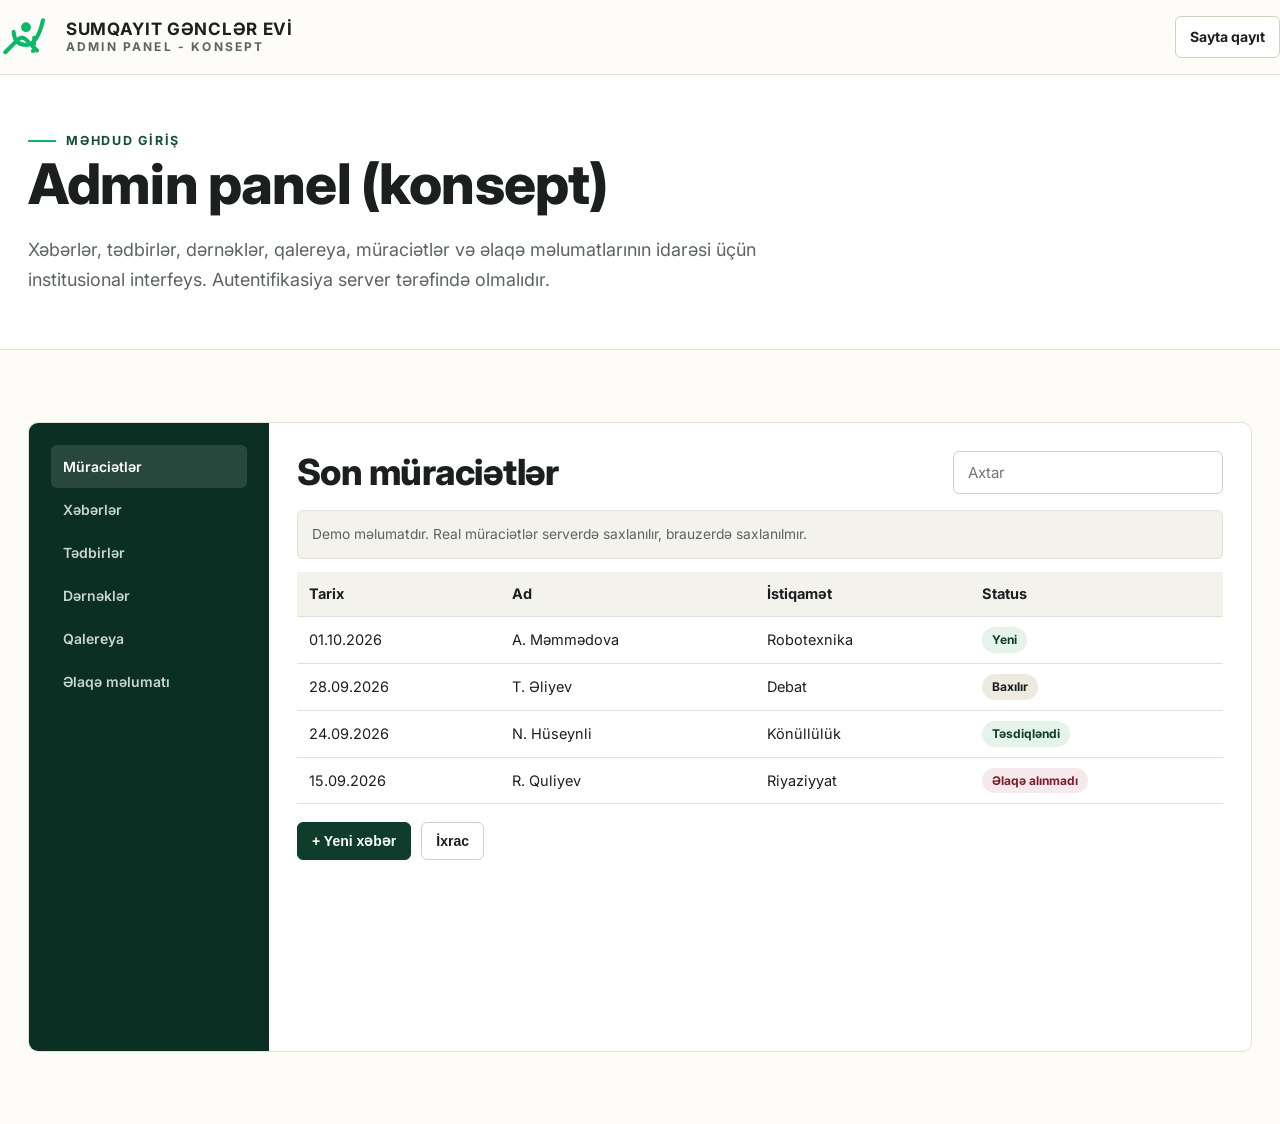
<file: admin.html>
﻿<!DOCTYPE html>
<html lang="az">
<head>
<meta charset="UTF-8"><meta name="viewport" content="width=device-width, initial-scale=1.0">
<title>Admin | Sumqayıt Gənclər Evi</title>
<meta name="robots" content="noindex, nofollow">
<link rel="icon" type="image/svg+xml" href="./assets/logo.svg">
<link href="https://fonts.googleapis.com/css2?family=Inter:wght@400;500;600;700;800&display=swap" rel="stylesheet">
<link rel="stylesheet" href="./css/style.css">
</head>
<body>
<a class="skip-link" href="#main">Əsas məzmuna keç</a>
<header class="site-header"><div class="container header-main">
<a class="brand" href="index.html"><img src="./assets/logo.svg" alt="Loqo"><span class="brand-text"><strong>SUMQAYIT GƏNCLƏR EVİ</strong><span>ADMIN PANEL - KONSEPT</span></span></a>
<a class="btn btn-secondary btn-sm" href="index.html">Sayta qayıt</a></div></header>
<main id="main">
<div class="page-hero"><div class="container"><span class="eyebrow">Məhdud giriş</span><h1>Admin panel (konsept)</h1><p class="lead">Xəbərlər, tədbirlər, dərnəklər, qalereya, müraciətlər və əlaqə məlumatlarının idarəsi üçün institusional interfeys. Autentifikasiya server tərəfində olmalıdır.</p></div></div>
<section class="section"><div class="container">
<div class="admin-layout">
<aside class="admin-side" aria-label="Admin menyu"><a class="active" href="admin.html">Müraciətlər</a><a href="admin.html">Xəbərlər</a><a href="admin.html">Tədbirlər</a><a href="admin.html">Dərnəklər</a><a href="admin.html">Qalereya</a><a href="admin.html">Əlaqə məlumatı</a></aside>
<div class="admin-main">
<div style="display:flex;gap:10px;justify-content:space-between;flex-wrap:wrap;margin-bottom:16px"><h2 style="margin:0">Son müraciətlər</h2><input id="adminSearch" class="search-input" type="search" placeholder="Axtar" aria-label="Müraciət axtar" style="min-width:200px"></div>
<p class="notice">Demo məlumatdır. Real müraciətlər serverdə saxlanılır, brauzerdə saxlanılmır.</p>
<table class="table" id="adminTable"><thead><tr><th>Tarix</th><th>Ad</th><th>İstiqamət</th><th>Status</th></tr></thead><tbody>
<tr><td>01.10.2026</td><td>A. Məmmədova</td><td>Robotexnika</td><td><span class="badge green">Yeni</span></td></tr>
<tr><td>28.09.2026</td><td>T. Əliyev</td><td>Debat</td><td><span class="badge">Baxılır</span></td></tr>
<tr><td>24.09.2026</td><td>N. Hüseynli</td><td>Könüllülük</td><td><span class="badge green">Təsdiqləndi</span></td></tr>
<tr><td>15.09.2026</td><td>R. Quliyev</td><td>Riyaziyyat</td><td><span class="badge red">Əlaqə alınmadı</span></td></tr>
</tbody></table>
<div style="display:flex;gap:10px;margin-top:18px;flex-wrap:wrap"><button class="btn btn-primary btn-sm" type="button" onclick="alert('Konsept: əlavə etmə CMS-ə qoşulduqda aktivləşəcək.')">+ Yeni xəbər</button><button class="btn btn-secondary btn-sm" type="button" onclick="alert('Konsept: ixrac server tərəfində həyata keçirilir.')">İxrac</button></div>
</div>
</div>
</div></section>
</main>
<script src="./js/content.js"></script><script src="./js/main.js"></script>
</body>
</html>
</file>
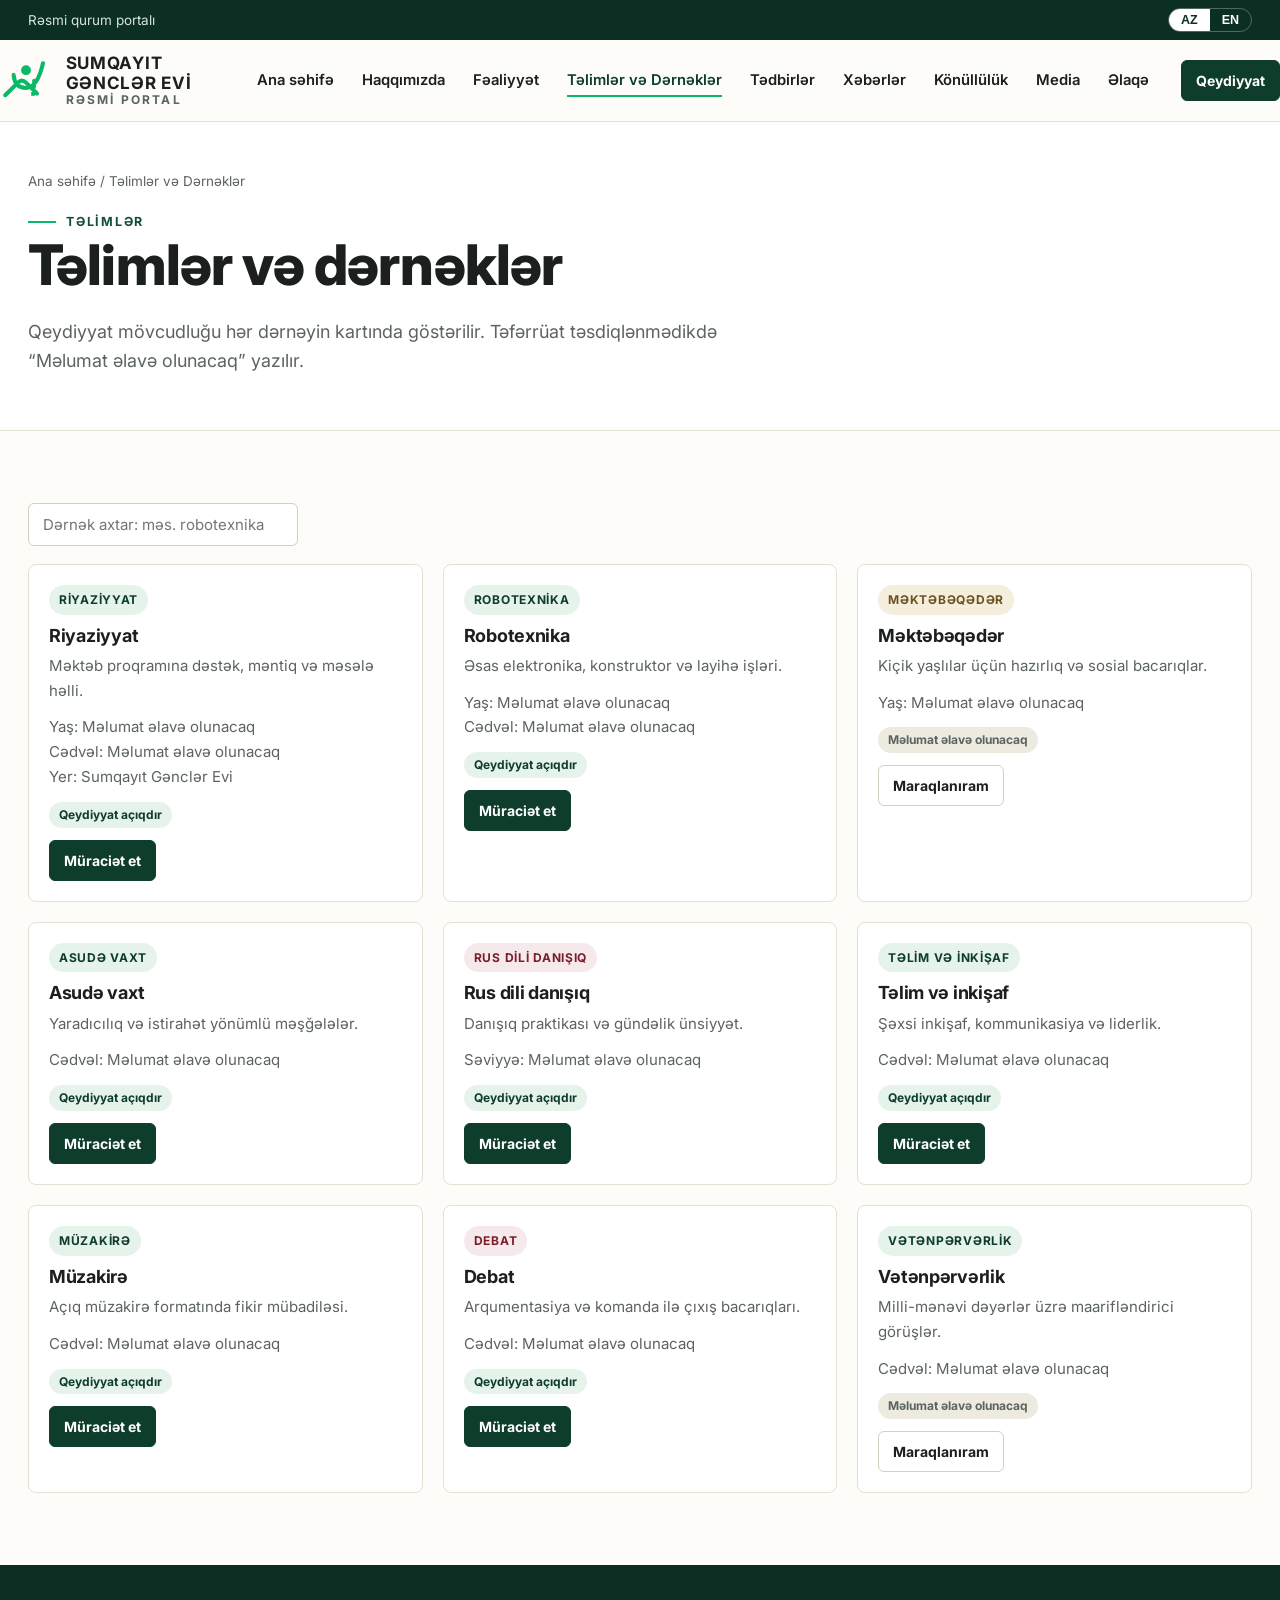
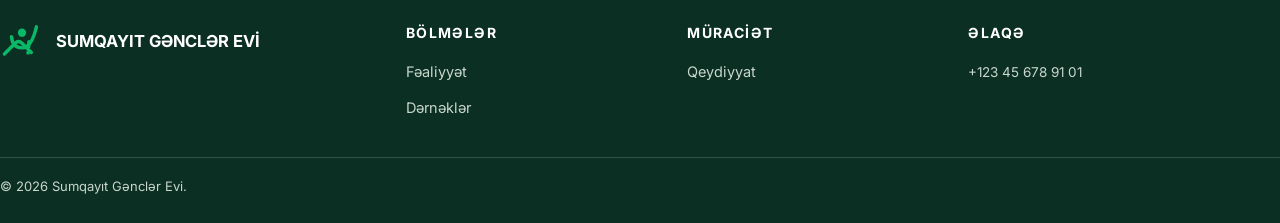
<file: dernekler.html>
﻿<!DOCTYPE html>
<html lang="az">
<head>
<meta charset="UTF-8"><meta name="viewport" content="width=device-width, initial-scale=1.0">
<title>Təlimlər və Dərnəklər | Sumqayıt Gənclər Evi</title>
<meta name="description" content="Dərnəklər: riyaziyyat, robotexnika, məktəbəqədər, rus dili, debat, müzakirə, vətənpərvərlik.">
<link rel="icon" type="image/svg+xml" href="./assets/logo.svg">
<link href="https://fonts.googleapis.com/css2?family=Inter:wght@400;500;600;700;800&display=swap" rel="stylesheet">
<link rel="stylesheet" href="./css/style.css">
</head>
<body>
<a class="skip-link" href="#main">Əsas məzmuna keç</a>
<div class="topbar"><div class="container"><div class="topbar-left"><span>Rəsmi qurum portalı</span></div><div class="topbar-right"><div class="lang-switch"><button data-lang="az" aria-pressed="true">AZ</button><button data-lang="en" aria-pressed="false">EN</button></div></div></div></div>
<header class="site-header"><div class="container header-main">
<a class="brand" href="index.html"><img src="./assets/logo.svg" alt="Loqo"><span class="brand-text"><strong>SUMQAYIT GƏNCLƏR EVİ</strong><span>RƏSMİ PORTAL</span></span></a>
<nav class="nav-desktop"><a data-nav href="index.html">Ana səhifə</a><a data-nav href="haqqimizda.html">Haqqımızda</a><a data-nav href="fealiyyet.html">Fəaliyyət</a><a data-nav href="dernekler.html">Təlimlər və Dərnəklər</a><a data-nav href="tedbirler.html">Tədbirlər</a><a data-nav href="xeberler.html">Xəbərlər</a><a data-nav href="konulluluk.html">Könüllülük</a><a data-nav href="media.html">Media</a><a data-nav href="elaqe.html">Əlaqə</a></nav>
<a class="btn btn-primary btn-sm" href="qeydiyyat.html">Qeydiyyat</a>
<button class="hamburger" id="hamburger" aria-expanded="false" aria-controls="mobileNav" aria-label="Menyu"><span></span><span></span><span></span></button></div>
<nav class="mobile-nav" id="mobileNav"><a href="index.html">Ana səhifə</a><a href="dernekler.html">Təlimlər və Dərnəklər</a><a href="tedbirler.html">Tədbirlər</a><a href="qeydiyyat.html"><strong>Qeydiyyat</strong></a></nav></header>
<main id="main">
<div class="page-hero"><div class="container"><div class="breadcrumb"><a href="index.html">Ana səhifə</a> / Təlimlər və Dərnəklər</div><span class="eyebrow">Təlimlər</span><h1>Təlimlər və dərnəklər</h1><p class="lead">Qeydiyyat mövcudluğu hər dərnəyin kartında göstərilir. Təfərrüat təsdiqlənmədikdə “Məlumat əlavə olunacaq” yazılır.</p></div></div>
<section class="section"><div class="container">
<div style="margin-bottom:18px"><input class="search-input" data-search-input=".club-item" type="search" placeholder="Dərnək axtar: məs. robotexnika" aria-label="Dərnək axtar"></div>
<div class="grid-3">
<article class="card club-item"><div class="card-body"><span class="tag">Riyaziyyat</span><h3>Riyaziyyat</h3><p>Məktəb proqramına dəstək, məntiq və məsələ həlli.</p><p class="small muted">Yaş: Məlumat əlavə olunacaq<br>Cədvəl: Məlumat əlavə olunacaq<br>Yer: Sumqayıt Gənclər Evi</p><p><span class="badge green">Qeydiyyat açıqdır</span></p><a class="btn btn-primary btn-sm" href="qeydiyyat.html">Müraciət et</a></div></article>
<article class="card club-item"><div class="card-body"><span class="tag">Robotexnika</span><h3>Robotexnika</h3><p>Əsas elektronika, konstruktor və layihə işləri.</p><p class="small muted">Yaş: Məlumat əlavə olunacaq<br>Cədvəl: Məlumat əlavə olunacaq</p><p><span class="badge green">Qeydiyyat açıqdır</span></p><a class="btn btn-primary btn-sm" href="qeydiyyat.html">Müraciət et</a></div></article>
<article class="card club-item"><div class="card-body"><span class="tag gold">Məktəbəqədər</span><h3>Məktəbəqədər</h3><p>Kiçik yaşlılar üçün hazırlıq və sosial bacarıqlar.</p><p class="small muted">Yaş: Məlumat əlavə olunacaq</p><p><span class="badge">Məlumat əlavə olunacaq</span></p><a class="btn btn-secondary btn-sm" href="qeydiyyat.html">Maraqlanıram</a></div></article>
<article class="card club-item"><div class="card-body"><span class="tag">Asudə vaxt</span><h3>Asudə vaxt</h3><p>Yaradıcılıq və istirahət yönümlü məşğələlər.</p><p class="small muted">Cədvəl: Məlumat əlavə olunacaq</p><p><span class="badge green">Qeydiyyat açıqdır</span></p><a class="btn btn-primary btn-sm" href="qeydiyyat.html">Müraciət et</a></div></article>
<article class="card club-item"><div class="card-body"><span class="tag burgundy">Rus dili danışıq</span><h3>Rus dili danışıq</h3><p>Danışıq praktikası və gündəlik ünsiyyət.</p><p class="small muted">Səviyyə: Məlumat əlavə olunacaq</p><p><span class="badge green">Qeydiyyat açıqdır</span></p><a class="btn btn-primary btn-sm" href="qeydiyyat.html">Müraciət et</a></div></article>
<article class="card club-item"><div class="card-body"><span class="tag">Təlim və inkişaf</span><h3>Təlim və inkişaf</h3><p>Şəxsi inkişaf, kommunikasiya və liderlik.</p><p class="small muted">Cədvəl: Məlumat əlavə olunacaq</p><p><span class="badge green">Qeydiyyat açıqdır</span></p><a class="btn btn-primary btn-sm" href="qeydiyyat.html">Müraciət et</a></div></article>
<article class="card club-item"><div class="card-body"><span class="tag">Müzakirə</span><h3>Müzakirə</h3><p>Açıq müzakirə formatında fikir mübadiləsi.</p><p class="small muted">Cədvəl: Məlumat əlavə olunacaq</p><p><span class="badge green">Qeydiyyat açıqdır</span></p><a class="btn btn-primary btn-sm" href="qeydiyyat.html">Müraciət et</a></div></article>
<article class="card club-item"><div class="card-body"><span class="tag burgundy">Debat</span><h3>Debat</h3><p>Arqumentasiya və komanda ilə çıxış bacarıqları.</p><p class="small muted">Cədvəl: Məlumat əlavə olunacaq</p><p><span class="badge green">Qeydiyyat açıqdır</span></p><a class="btn btn-primary btn-sm" href="qeydiyyat.html">Müraciət et</a></div></article>
<article class="card club-item"><div class="card-body"><span class="tag">Vətənpərvərlik</span><h3>Vətənpərvərlik</h3><p>Milli-mənəvi dəyərlər üzrə maarifləndirici görüşlər.</p><p class="small muted">Cədvəl: Məlumat əlavə olunacaq</p><p><span class="badge">Məlumat əlavə olunacaq</span></p><a class="btn btn-secondary btn-sm" href="qeydiyyat.html">Maraqlanıram</a></div></article>
</div>
</div></section>
</main>
<footer class="footer"><div class="container footer-top"><div><div class="footer-brand"><img src="./assets/logo.svg" alt=""><div><strong>SUMQAYIT GƏNCLƏR EVİ</strong></div></div></div><div><h4>Bölmələr</h4><ul><li><a href="fealiyyet.html">Fəaliyyət</a></li><li><a href="dernekler.html">Dərnəklər</a></li></ul></div><div><h4>Müraciət</h4><ul><li><a href="qeydiyyat.html">Qeydiyyat</a></li></ul></div><div><h4>Əlaqə</h4><ul><li><span class="small" data-contact-phone>+123 45 678 91 01</span></li></ul></div></div><div class="footer-divider"><div class="container footer-bottom"><span>© <span data-year>2026</span> Sumqayıt Gənclər Evi.</span></div></div></footer>
<script src="./js/content.js"></script><script src="./js/main.js"></script>
</body>
</html>
</file>
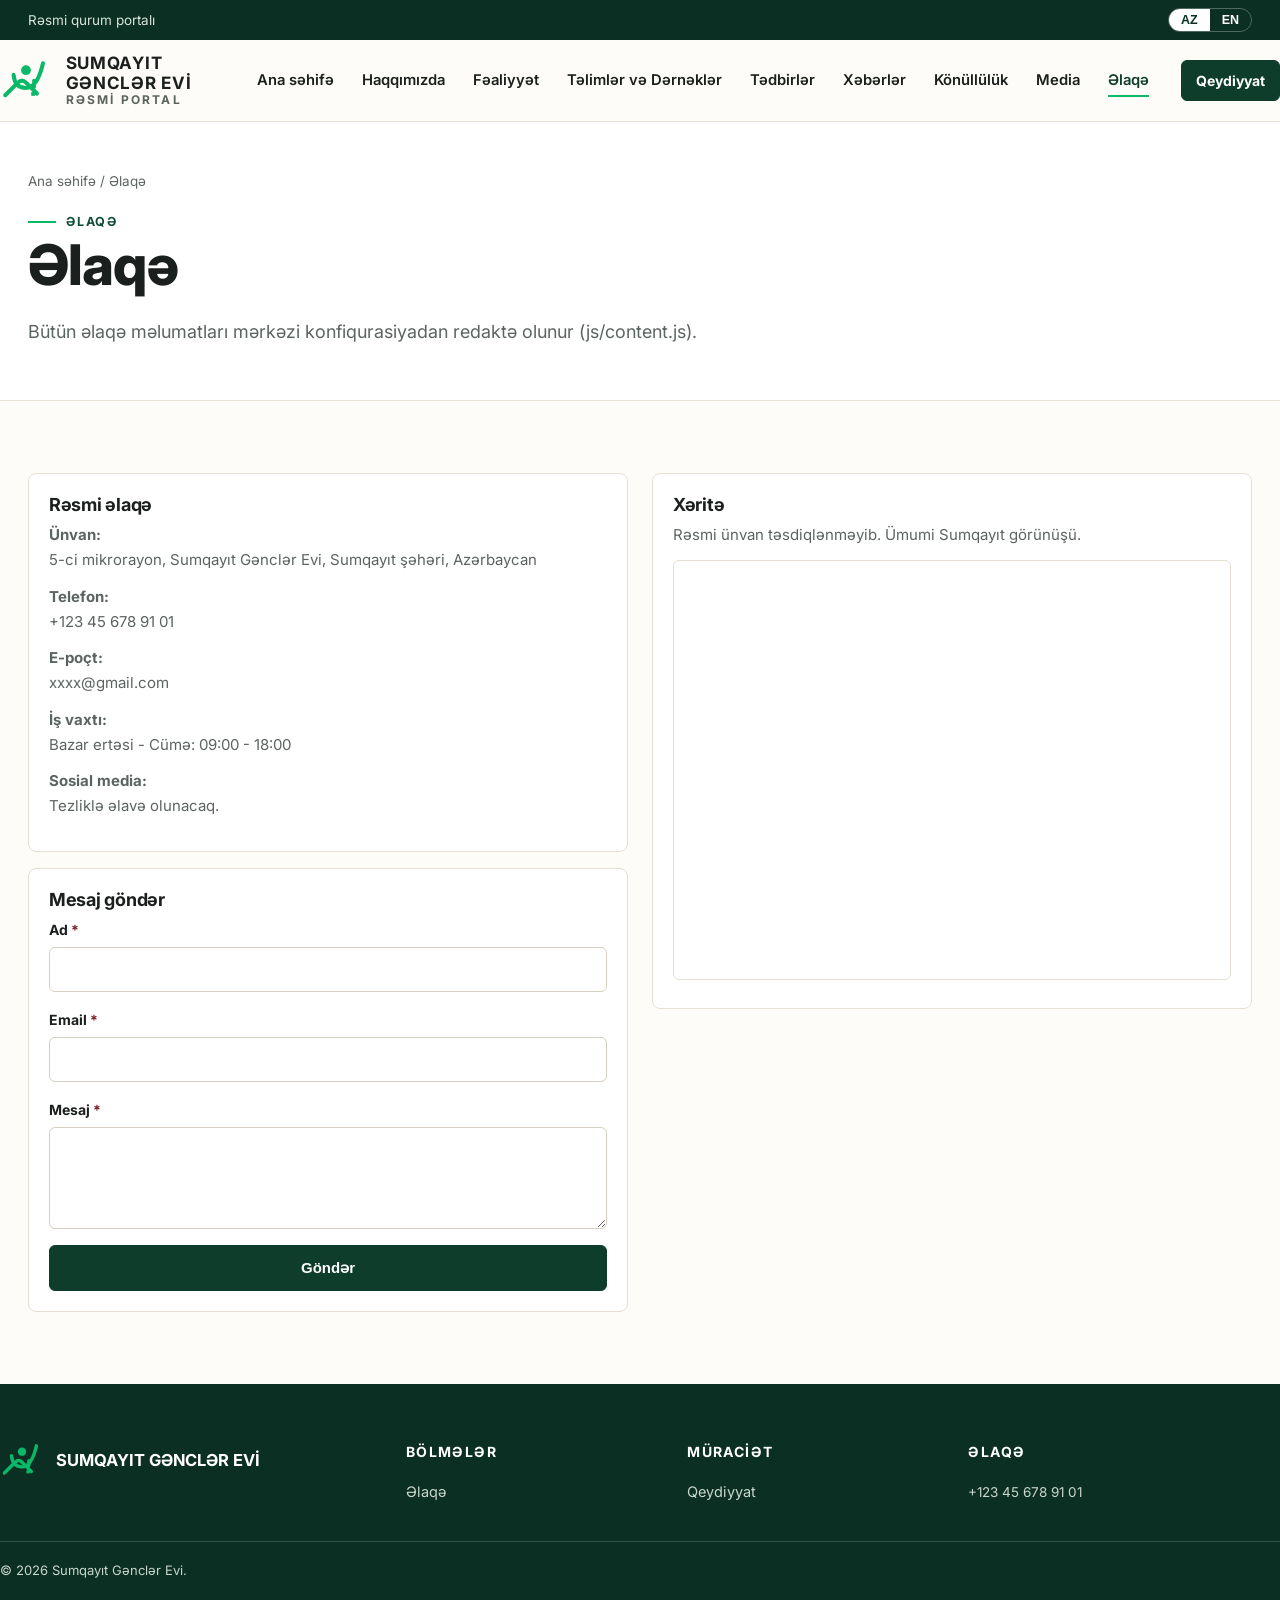
<file: elaqe.html>
﻿<!DOCTYPE html>
<html lang="az">
<head>
<meta charset="UTF-8"><meta name="viewport" content="width=device-width, initial-scale=1.0">
<title>Əlaqə | Sumqayıt Gənclər Evi</title>
<meta name="description" content="Rəsmi əlaqə məlumatları, iş vaxtı və xəritə.">
<link rel="icon" type="image/svg+xml" href="./assets/logo.svg">
<link href="https://fonts.googleapis.com/css2?family=Inter:wght@400;500;600;700;800&display=swap" rel="stylesheet">
<link rel="stylesheet" href="./css/style.css">
</head>
<body>
<a class="skip-link" href="#main">Əsas məzmuna keç</a>
<div class="topbar"><div class="container"><div class="topbar-left"><span>Rəsmi qurum portalı</span></div><div class="topbar-right"><div class="lang-switch"><button data-lang="az" aria-pressed="true">AZ</button><button data-lang="en" aria-pressed="false">EN</button></div></div></div></div>
<header class="site-header"><div class="container header-main">
<a class="brand" href="index.html"><img src="./assets/logo.svg" alt="Loqo"><span class="brand-text"><strong>SUMQAYIT GƏNCLƏR EVİ</strong><span>RƏSMİ PORTAL</span></span></a>
<nav class="nav-desktop"><a data-nav href="index.html">Ana səhifə</a><a data-nav href="haqqimizda.html">Haqqımızda</a><a data-nav href="fealiyyet.html">Fəaliyyət</a><a data-nav href="dernekler.html">Təlimlər və Dərnəklər</a><a data-nav href="tedbirler.html">Tədbirlər</a><a data-nav href="xeberler.html">Xəbərlər</a><a data-nav href="konulluluk.html">Könüllülük</a><a data-nav href="media.html">Media</a><a data-nav href="elaqe.html">Əlaqə</a></nav>
<a class="btn btn-primary btn-sm" href="qeydiyyat.html">Qeydiyyat</a>
<button class="hamburger" id="hamburger" aria-expanded="false" aria-controls="mobileNav" aria-label="Menyu"><span></span><span></span><span></span></button></div>
<nav class="mobile-nav" id="mobileNav"><a href="index.html">Ana səhifə</a><a href="elaqe.html">Əlaqə</a><a href="qeydiyyat.html"><strong>Qeydiyyat</strong></a></nav></header>
<main id="main">
<div class="page-hero"><div class="container"><div class="breadcrumb"><a href="index.html">Ana səhifə</a> / Əlaqə</div><span class="eyebrow">Əlaqə</span><h1>Əlaqə</h1><p class="lead">Bütün əlaqə məlumatları mərkəzi konfiqurasiyadan redaktə olunur (js/content.js).</p></div></div>
<section class="section"><div class="container grid-2">
<div>
<div class="card"><div class="card-body">
<h3>Rəsmi əlaqə</h3>
<p><strong>Ünvan:</strong><br><span data-contact-address>5-ci mikrorayon, Sumqayıt Gənclər Evi, Sumqayıt şəhəri, Azərbaycan</span></p>
<p><strong>Telefon:</strong><br><span data-contact-phone>+123 45 678 91 01</span></p>
<p><strong>E-poçt:</strong><br><span data-contact-email>xxxx@gmail.com</span></p>
<p><strong>İş vaxtı:</strong><br><span data-contact-hours>Bazar ertəsi – Cümə: 09:00 – 18:00</span></p>
<p><strong>Sosial media:</strong><br><span class="muted">Tezliklə əlavə olunacaq.</span></p>
</div></div>
<div class="card" style="margin-top:16px"><div class="card-body">
<h3>Mesaj göndər</h3>
<form data-validate data-success="cSuccess" novalidate>
<div class="field"><label for="c-ad">Ad <em>*</em></label><input id="c-ad" required><span class="error-msg">Adı daxil edin.</span></div>
<div class="field"><label for="c-mail">Email <em>*</em></label><input id="c-mail" type="email" required><span class="error-msg">Düzgün e-poçt daxil edin.</span></div>
<div class="field"><label for="c-msg">Mesaj <em>*</em></label><textarea id="c-msg" rows="4" required></textarea><span class="error-msg">Mesajı daxil edin.</span></div>
<button class="btn btn-primary" type="submit" style="width:100%">Göndər</button>
</form>
<div class="success-box" id="cSuccess" role="status"><h3>Müraciətiniz qəbul edildi.</h3><p>Tezliklə cavablandırılacaq.</p></div>
</div></div>
</div>
<div><div class="card"><div class="card-body"><h3>Xəritə</h3><p class="small muted">Rəsmi ünvan təsdiqlənməyib. Ümumi Sumqayıt görünüşü.</p><iframe title="Sumqayıt xəritəsi" src="https://www.openstreetmap.org/export/embed.html?bbox=49.55%2C40.55%2C49.72%2C40.65&layer=mapnik&marker=40.59%2C49.635" style="width:100%;height:420px;border:1px solid var(--line);border-radius:6px" loading="lazy"></iframe></div></div></div>
</div></section>
</main>
<footer class="footer"><div class="container footer-top"><div><div class="footer-brand"><img src="./assets/logo.svg" alt=""><div><strong>SUMQAYIT GƏNCLƏR EVİ</strong></div></div></div><div><h4>Bölmələr</h4><ul><li><a href="elaqe.html">Əlaqə</a></li></ul></div><div><h4>Müraciət</h4><ul><li><a href="qeydiyyat.html">Qeydiyyat</a></li></ul></div><div><h4>Əlaqə</h4><ul><li><span class="small" data-contact-phone>+123 45 678 91 01</span></li></ul></div></div><div class="footer-divider"><div class="container footer-bottom"><span>© <span data-year>2026</span> Sumqayıt Gənclər Evi.</span></div></div></footer>
<script src="./js/content.js"></script><script src="./js/main.js"></script>
</body>
</html>
</file>
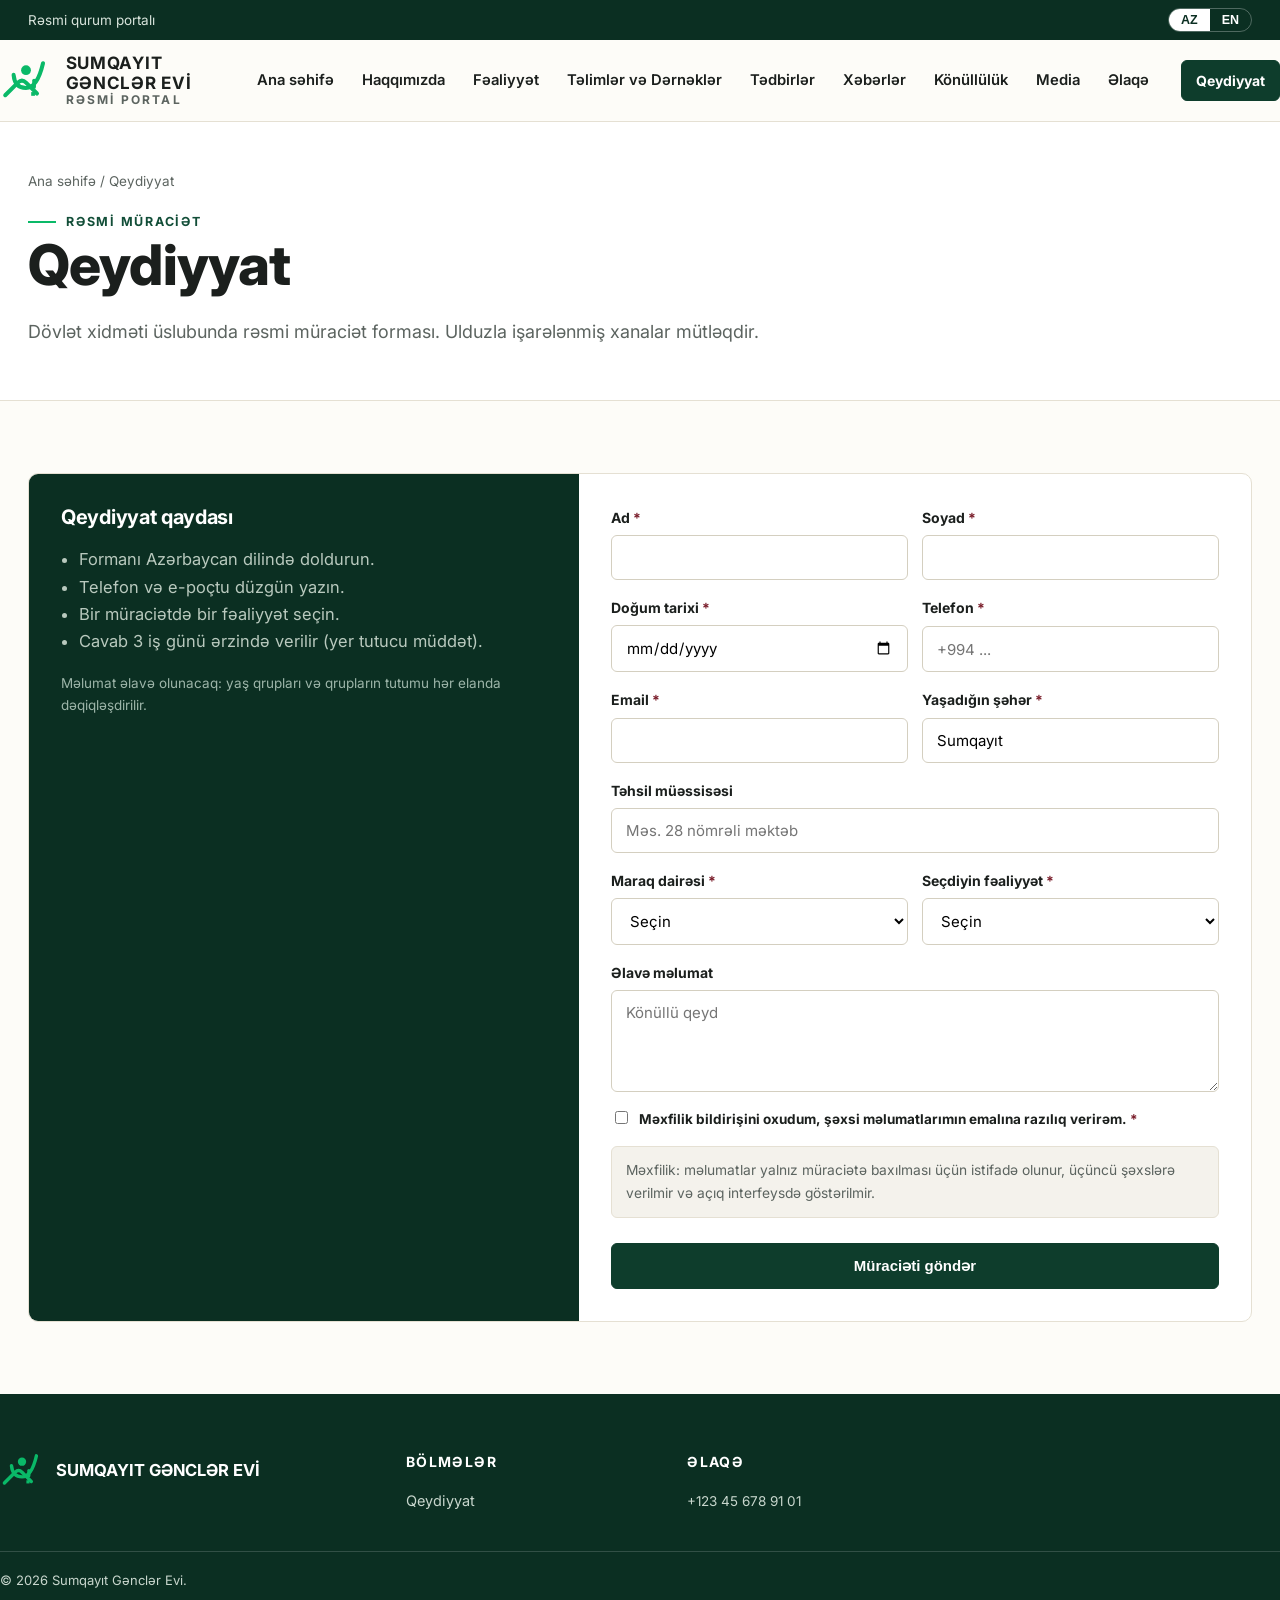
<file: qeydiyyat.html>
﻿<!DOCTYPE html>
<html lang="az">
<head>
<meta charset="UTF-8"><meta name="viewport" content="width=device-width, initial-scale=1.0">
<title>Qeydiyyat | Sumqayıt Gənclər Evi</title>
<meta name="description" content="Dərnək və tədbirlərə rəsmi qeydiyyat forması.">
<link rel="icon" type="image/svg+xml" href="./assets/logo.svg">
<link href="https://fonts.googleapis.com/css2?family=Inter:wght@400;500;600;700;800&display=swap" rel="stylesheet">
<link rel="stylesheet" href="./css/style.css">
</head>
<body>
<a class="skip-link" href="#main">Əsas məzmuna keç</a>
<div class="topbar"><div class="container"><div class="topbar-left"><span>Rəsmi qurum portalı</span></div><div class="topbar-right"><div class="lang-switch"><button data-lang="az" aria-pressed="true">AZ</button><button data-lang="en" aria-pressed="false">EN</button></div></div></div></div>
<header class="site-header"><div class="container header-main">
<a class="brand" href="index.html"><img src="./assets/logo.svg" alt="Loqo"><span class="brand-text"><strong>SUMQAYIT GƏNCLƏR EVİ</strong><span>RƏSMİ PORTAL</span></span></a>
<nav class="nav-desktop"><a data-nav href="index.html">Ana səhifə</a><a data-nav href="haqqimizda.html">Haqqımızda</a><a data-nav href="fealiyyet.html">Fəaliyyət</a><a data-nav href="dernekler.html">Təlimlər və Dərnəklər</a><a data-nav href="tedbirler.html">Tədbirlər</a><a data-nav href="xeberler.html">Xəbərlər</a><a data-nav href="konulluluk.html">Könüllülük</a><a data-nav href="media.html">Media</a><a data-nav href="elaqe.html">Əlaqə</a></nav>
<a class="btn btn-primary btn-sm" href="qeydiyyat.html">Qeydiyyat</a>
<button class="hamburger" id="hamburger" aria-expanded="false" aria-controls="mobileNav" aria-label="Menyu"><span></span><span></span><span></span></button></div>
<nav class="mobile-nav" id="mobileNav"><a href="index.html">Ana səhifə</a><a href="qeydiyyat.html"><strong>Qeydiyyat</strong></a></nav></header>
<main id="main">
<div class="page-hero"><div class="container"><div class="breadcrumb"><a href="index.html">Ana səhifə</a> / Qeydiyyat</div><span class="eyebrow">Rəsmi müraciət</span><h1>Qeydiyyat</h1><p class="lead">Dövlət xidməti üslubunda rəsmi müraciət forması. Ulduzla işarələnmiş xanalar mütləqdir.</p></div></div>
<section class="section"><div class="container">
<div class="form-wrap">
<div class="form-side"><h3>Qeydiyyat qaydası</h3><ul><li>Formanı Azərbaycan dilində doldurun.</li><li>Telefon və e-poçtu düzgün yazın.</li><li>Bir müraciətdə bir fəaliyyət seçin.</li><li>Cavab 3 iş günü ərzində verilir (yer tutucu müddət).</li></ul><p class="small" style="color:#9DB5A9">Məlumat əlavə olunacaq: yaş qrupları və qrupların tutumu hər elanda dəqiqləşdirilir.</p></div>
<div class="form-main">
<form data-validate data-success="regSuccess" novalidate>
<div class="form-2">
<div class="field"><label for="ad">Ad <em>*</em></label><input id="ad" name="ad" required autocomplete="given-name"><span class="error-msg">Adı daxil edin.</span></div>
<div class="field"><label for="soyad">Soyad <em>*</em></label><input id="soyad" name="soyad" required autocomplete="family-name"><span class="error-msg">Soyadı daxil edin.</span></div>
</div>
<div class="form-2">
<div class="field"><label for="dogum">Doğum tarixi <em>*</em></label><input id="dogum" name="dogum" type="date" required><span class="error-msg">Doğum tarixini seçin.</span></div>
<div class="field"><label for="tel">Telefon <em>*</em></label><input id="tel" name="phone" inputmode="tel" placeholder="+994 ..." required><span class="error-msg">Düzgün telefon daxil edin.</span></div>
</div>
<div class="form-2">
<div class="field"><label for="email">Email <em>*</em></label><input id="email" name="email" type="email" required autocomplete="email"><span class="error-msg">Düzgün e-poçt daxil edin.</span></div>
<div class="field"><label for="seher">Yaşadığın şəhər <em>*</em></label><input id="seher" name="seher" value="Sumqayıt" required><span class="error-msg">Şəhəri daxil edin.</span></div>
</div>
<div class="field"><label for="tehsil">Təhsil müəssisəsi</label><input id="tehsil" name="tehsil" placeholder="Məs. 28 nömrəli məktəb"><span class="error-msg"></span></div>
<div class="form-2">
<div class="field"><label for="maraq">Maraq dairəsi <em>*</em></label><select id="maraq" name="maraq" required><option value="">Seçin</option><option>Təhsil</option><option>Robotexnika</option><option>Debat</option><option>Mədəni fəaliyyət</option><option>Könüllülük</option><option>Rəqəmsal bacarıqlar</option></select><span class="error-msg">Seçim edin.</span></div>
<div class="field"><label for="feal">Seçdiyin fəaliyyət <em>*</em></label><select id="feal" name="fealiyyet" required><option value="">Seçin</option><option>Riyaziyyat</option><option>Robotexnika</option><option>Rus dili danışıq</option><option>Debat</option><option>Müzakirə</option><option>Könüllülük</option></select><span class="error-msg">Fəaliyyət seçin.</span></div>
</div>
<div class="field"><label for="elave">Əlavə məlumat</label><textarea id="elave" name="elave" rows="4" placeholder="Könüllü qeyd"></textarea></div>
<div class="field"><label style="display:flex;gap:8px;align-items:start"><input type="checkbox" data-consent required style="width:auto"><span class="small">Məxfilik bildirişini oxudum, şəxsi məlumatlarımın emalına razılıq verirəm. <em>*</em></span></label><span class="error-msg">Razılıq mütləqdir.</span></div>
<p class="notice">Məxfilik: məlumatlar yalnız müraciətə baxılması üçün istifadə olunur, üçüncü şəxslərə verilmir və açıq interfeysdə göstərilmir.</p>
<button class="btn btn-primary" type="submit" style="width:100%;margin-top:12px">Müraciəti göndər</button>
</form>
<div class="success-box" id="regSuccess" role="status"><h3>Müraciətiniz qəbul edildi.</h3><p>Nömrəniz qeydə alındı. Əməkdaşlarımız sizinlə əlaqə saxlayacaq.</p><a class="btn btn-secondary btn-sm" href="index.html">Ana səhifəyə qayıt</a></div>
</div>
</div>
</div></section>
</main>
<footer class="footer"><div class="container footer-top"><div><div class="footer-brand"><img src="./assets/logo.svg" alt=""><div><strong>SUMQAYIT GƏNCLƏR EVİ</strong></div></div></div><div><h4>Bölmələr</h4><ul><li><a href="qeydiyyat.html">Qeydiyyat</a></li></ul></div><div><h4>Əlaqə</h4><ul><li><span class="small" data-contact-phone>+123 45 678 91 01</span></li></ul></div></div><div class="footer-divider"><div class="container footer-bottom"><span>© <span data-year>2026</span> Sumqayıt Gənclər Evi.</span></div></div></footer>
<script src="./js/content.js"></script><script src="./js/main.js"></script>
</body>
</html>
</file>
<file: css/style.css>
/* Sumqayıt Gənclər Evi — İnstitusional Dizayn Sistemi v1.0 */
:root{
  --bg:#FDFCF8;
  --surface:#F4F2EC;
  --surface-2:#EDEAE0;
  --ink:#1B1F1D;
  --muted:#5C6460;
  --line:#E5E0D3;
  --line-dark:#D4CFC0;
  --green-950:#0B2F22;
  --green-900:#0E3D2C;
  --green-800:#124E38;
  --green-brand:#0AB968;
  --green-soft:#E6F3EB;
  --burgundy:#7A1E2B;
  --burgundy-soft:#F6E9EB;
  --gold:#B9975B;
  --gold-soft:#F5EEDD;
  --white:#FFFFFF;
  --radius:8px;
  --radius-sm:4px;
  --max:1280px;
  --font:"Inter","Manrope","Source Sans 3","IBM Plex Sans",system-ui,-apple-system,"Segoe UI",Roboto,Arial,sans-serif;
  --shadow:0 1px 2px rgba(20,30,25,.06),0 4px 16px rgba(20,30,25,.06);
  --shadow-lg:0 8px 32px rgba(12,40,28,.12);
}
*{box-sizing:border-box}
html{scroll-behavior:smooth}
@media (prefers-reduced-motion:reduce){html{scroll-behavior:auto}*{animation:none!important;transition:none!important}}
body{margin:0;font-family:var(--font);background:var(--bg);color:var(--ink);font-size:16.5px;line-height:1.65;-webkit-font-smoothing:antialiased}
img{max-width:100%;display:block}
a{color:var(--green-900)}
:focus-visible{outline:3px solid var(--green-800);outline-offset:2px;border-radius:2px}
.skip-link{position:absolute;left:-9999px;top:0;background:var(--green-950);color:#fff;padding:10px 16px;z-index:200}
.skip-link:focus{left:8px;top:8px}
.container{max-width:var(--max);margin:0 auto;padding:0 28px}
.eyebrow{display:inline-flex;align-items:center;gap:10px;font-size:12.5px;letter-spacing:.14em;text-transform:uppercase;font-weight:700;color:var(--green-800)}
.eyebrow::before{content:"";width:28px;height:2px;background:var(--green-brand);display:inline-block}
h1,h2,h3{line-height:1.18;letter-spacing:-.015em;margin:0 0 12px}
h1{font-size:clamp(32px,4.4vw,56px);font-weight:800}
h2{font-size:clamp(26px,3vw,36px);font-weight:800}
h3{font-size:20px;font-weight:700}
.lead{font-size:18px;color:var(--muted);max-width:68ch}
.muted{color:var(--muted)}
.small{font-size:13.5px}
/* Topbar */
.topbar{background:var(--green-950);color:#D9E4DC;font-size:13.5px}
.topbar .container{display:flex;justify-content:space-between;align-items:center;gap:16px;padding-top:8px;padding-bottom:8px}
.topbar a{color:#fff;text-decoration:none}
.topbar-left{display:flex;gap:18px;align-items:center;flex-wrap:wrap}
.topbar-right{display:flex;gap:12px;align-items:center}
.lang-switch{display:flex;border:1px solid rgba(255,255,255,.28);border-radius:999px;overflow:hidden}
.lang-switch button{background:transparent;color:#fff;border:0;padding:4px 12px;font-weight:700;font-size:12.5px;cursor:pointer}
.lang-switch button[aria-pressed="true"]{background:#fff;color:var(--green-950)}
.dot{opacity:.4}
/* Header */
.site-header{position:sticky;top:0;z-index:100;background:rgba(253,252,248,.96);backdrop-filter:blur(8px);border-bottom:1px solid var(--line)}
.header-main{display:flex;align-items:center;gap:20px;padding:14px 0}
.brand{display:flex;align-items:center;gap:14px;text-decoration:none;color:var(--ink);margin-right:auto}
.brand img{width:52px;height:46px;object-fit:contain;background:transparent}
.brand-text{line-height:1.15}
.brand-text strong{display:block;font-size:17px;letter-spacing:.04em}
.brand-text span{display:block;font-size:12px;letter-spacing:.18em;color:var(--muted);font-weight:700}
.nav-desktop{display:flex;gap:4px;align-items:center}
.nav-desktop a{text-decoration:none;color:var(--ink);font-size:14.8px;font-weight:600;padding:10px 12px;border-radius:6px;position:relative;white-space:nowrap}
.nav-desktop a:hover{background:var(--surface)}
.nav-desktop a.active{color:var(--green-900)}
.nav-desktop a.active::after{content:"";position:absolute;left:12px;right:12px;bottom:6px;height:2px;background:var(--green-brand)}
.btn{display:inline-flex;align-items:center;justify-content:center;gap:8px;text-decoration:none;font-weight:700;font-size:15px;padding:12px 20px;border-radius:6px;border:1px solid transparent;cursor:pointer;transition:background .18s ease,border-color .18s ease,transform .18s ease;min-height:46px}
.btn-primary{background:var(--green-900);color:#fff;border-color:var(--green-900)}
.btn-primary:hover{background:var(--green-800)}
.btn-secondary{background:#fff;color:var(--ink);border-color:var(--line-dark)}
.btn-secondary:hover{border-color:var(--ink)}
.btn-ghost{background:transparent;color:var(--green-900);border-color:var(--green-900)}
.btn-sm{padding:8px 14px;min-height:38px;font-size:14px}
.hamburger{display:none;background:#fff;border:1px solid var(--line-dark);border-radius:6px;width:46px;height:46px;cursor:pointer;align-items:center;justify-content:center;flex-direction:column;gap:5px}
.hamburger span{display:block;width:20px;height:2px;background:var(--ink)}
.mobile-nav{display:none;border-top:1px solid var(--line);background:#fff}
.mobile-nav.open{display:block}
.mobile-nav a{display:block;padding:14px 28px;text-decoration:none;color:var(--ink);font-weight:600;border-bottom:1px solid var(--line)}
/* Hero */
.hero{position:relative;background:var(--green-950);color:#fff;overflow:hidden}
.hero-grid{display:grid;grid-template-columns:1.05fr .95fr;min-height:560px}
.hero-copy{padding:64px 0 48px;display:flex;flex-direction:column;justify-content:center}
.hero-copy h1{color:#fff}
.hero-copy p{color:#CBD8D0;font-size:18px;max-width:54ch}
.hero-actions{display:flex;gap:12px;margin-top:24px;flex-wrap:wrap}
.hero-actions .btn-secondary{border-color:#fff}
.hero-meta{display:flex;gap:28px;margin-top:32px;padding-top:24px;border-top:1px solid rgba(255,255,255,.18);flex-wrap:wrap}
.hero-meta div strong{display:block;font-size:22px}
.hero-meta div span{font-size:13px;color:#B9C9BE}
.hero-media{position:relative;min-height:320px}
.hero-media img{position:absolute;inset:0;width:100%;height:100%;object-fit:cover}
.hero-media::after{content:"";position:absolute;inset:0;background:linear-gradient(90deg,var(--green-950) 0%,transparent 28%)}
.hero-badge{position:absolute;left:24px;bottom:24px;background:#fff;color:var(--ink);border-radius:6px;padding:12px 14px;display:flex;gap:12px;align-items:center;box-shadow:var(--shadow-lg);max-width:340px;z-index:2}
.hero-badge i{width:40px;height:40px;border-radius:6px;background:var(--green-soft);display:inline-flex;align-items:center;justify-content:center;font-style:normal;font-weight:800;color:var(--green-900)}
/* Info strip */
.info-strip{background:#fff;border-bottom:1px solid var(--line)}
.info-strip .container{display:grid;grid-template-columns:repeat(4,1fr);gap:0}
.info-cell{padding:20px 22px;border-left:1px solid var(--line)}
.info-cell:first-child{border-left:0}
.info-cell strong{display:block;font-size:15px}
.info-cell span{font-size:13.5px;color:var(--muted)}
/* Sections */
.section{padding:72px 0}
.section-alt{background:#fff;border-top:1px solid var(--line);border-bottom:1px solid var(--line)}
.section-surface{background:var(--surface)}
.section-head{display:flex;justify-content:space-between;align-items:end;gap:20px;margin-bottom:32px}
.section-head p{margin:0}
.grid-3{display:grid;grid-template-columns:repeat(3,1fr);gap:20px}
.grid-4{display:grid;grid-template-columns:repeat(4,1fr);gap:18px}
.grid-2{display:grid;grid-template-columns:1fr 1fr;gap:24px}
.card{background:#fff;border:1px solid var(--line);border-radius:var(--radius);overflow:hidden;transition:border-color .18s ease,box-shadow .18s ease}
.card:hover{border-color:var(--line-dark);box-shadow:var(--shadow)}
.card-body{padding:20px}
.card-body h3{margin:0 0 8px;font-size:18px}
.card-body p{margin:0 0 12px;color:var(--muted);font-size:15px}
.card img.cover{width:100%;height:200px;object-fit:cover;background:var(--surface-2)}
.tag{display:inline-flex;font-size:12px;font-weight:700;letter-spacing:.06em;text-transform:uppercase;padding:5px 10px;border-radius:999px;background:var(--green-soft);color:var(--green-900);margin-bottom:10px}
.tag.burgundy{background:var(--burgundy-soft);color:var(--burgundy)}
.tag.gold{background:var(--gold-soft);color:#6B5320}
.meta-row{display:flex;gap:14px;flex-wrap:wrap;font-size:13.5px;color:var(--muted);margin:10px 0}
.link-more{font-weight:700;text-decoration:none;display:inline-flex;gap:6px;align-items:center}
.link-more:hover{text-decoration:underline}
/* About */
.about-grid{display:grid;grid-template-columns:.95fr 1.05fr;gap:36px;align-items:start}
.about-media{display:grid;grid-template-columns:1fr 1fr;gap:12px}
.about-media img{border-radius:6px;height:220px;object-fit:cover;width:100%;background:var(--surface-2)}
.about-media img:first-child{grid-column:1/-1;height:320px}
.check-list{list-style:none;padding:0;margin:18px 0;display:grid;gap:10px}
.check-list li{display:flex;gap:10px;align-items:start;background:#fff;border:1px solid var(--line);border-radius:6px;padding:12px 14px}
.check-list li::before{content:"✓";font-weight:800;color:var(--green-brand);flex-shrink:0}
details.accordion{background:#fff;border:1px solid var(--line);border-radius:6px;margin-top:12px}
details.accordion summary{cursor:pointer;padding:14px 16px;font-weight:700;list-style:none}
details.accordion summary::-webkit-details-marker{display:none}
details.accordion .acc-body{padding:0 16px 16px;color:var(--muted)}
/* Timeline */
.timeline{border-left:2px solid var(--line-dark);margin:20px 0 0 8px;padding-left:24px;display:grid;gap:20px}
.timeline-item{position:relative}
.timeline-item::before{content:"";position:absolute;left:-33px;top:4px;width:14px;height:14px;border-radius:50%;background:var(--green-brand);border:3px solid #fff;box-shadow:0 0 0 2px var(--green-brand)}
.timeline-item strong{display:block}
/* Filter */
.filter-bar{display:flex;gap:10px;flex-wrap:wrap;margin:0 0 22px}
.filter-bar button{border:1px solid var(--line-dark);background:#fff;border-radius:999px;padding:8px 16px;font-weight:600;font-size:14px;cursor:pointer}
.filter-bar button[aria-pressed="true"]{background:var(--green-900);color:#fff;border-color:var(--green-900)}
.search-input{border:1px solid var(--line-dark);border-radius:6px;padding:11px 14px;font-size:15px;min-width:260px;background:#fff;font-family:inherit}
/* Forms */
.form-wrap{background:#fff;border:1px solid var(--line);border-radius:10px;overflow:hidden;display:grid;grid-template-columns:.9fr 1.1fr}
.form-side{background:var(--green-950);color:#DDE7E1;padding:32px}
.form-side h3{color:#fff}
.form-side ul{padding-left:18px;color:#B9C9BE}
.form-main{padding:32px}
.field{display:grid;gap:6px;margin-bottom:16px}
.field label{font-weight:700;font-size:14px}
.field label em{color:var(--burgundy);font-style:normal}
.field input,.field select,.field textarea{border:1px solid var(--line-dark);border-radius:6px;padding:12px 14px;font-size:15px;font-family:inherit;background:#fff;width:100%}
.field input:focus,.field select:focus,.field textarea:focus{outline:3px solid rgba(18,78,56,.22);border-color:var(--green-800)}
.field .error-msg{display:none;color:var(--burgundy);font-size:13px}
.field.invalid input,.field.invalid select,.field.invalid textarea{border-color:var(--burgundy)}
.field.invalid .error-msg{display:block}
.form-2{display:grid;grid-template-columns:1fr 1fr;gap:14px}
.notice{background:var(--surface);border:1px solid var(--line);border-radius:6px;padding:12px 14px;font-size:13.8px;color:var(--muted)}
.success-box{display:none;background:var(--green-soft);border:1px solid #B9D9C4;border-radius:8px;padding:20px}
.success-box.show{display:block}
/* Events */
.event-card{display:grid;grid-template-columns:96px 1fr;gap:0;background:#fff;border:1px solid var(--line);border-radius:8px;overflow:hidden}
.event-date{background:var(--green-950);color:#fff;display:flex;flex-direction:column;align-items:center;justify-content:center;padding:16px 8px;text-align:center}
.event-date strong{font-size:26px;line-height:1}
.event-date span{font-size:12px;letter-spacing:.08em;text-transform:uppercase;opacity:.8}
.event-body{padding:16px 18px}
.event-body h3{margin:0 0 6px}
/* Gallery */
.gallery{display:grid;grid-template-columns:repeat(3,1fr);gap:14px}
.gallery figure{margin:0;background:#fff;border:1px solid var(--line);border-radius:8px;overflow:hidden}
.gallery img{height:240px;width:100%;object-fit:cover;transition:transform .25s ease}
.gallery figure:hover img{transform:scale(1.03)}
.gallery figcaption{padding:10px 14px;font-size:13.5px;color:var(--muted)}
/* News */
.news-grid{display:grid;grid-template-columns:repeat(3,1fr);gap:20px}
/* Page hero */
.page-hero{background:#fff;border-bottom:1px solid var(--line);padding:48px 0 36px}
.breadcrumb{font-size:13.5px;color:var(--muted);margin-bottom:12px}
.breadcrumb a{color:var(--muted);text-decoration:none}
.breadcrumb a:hover{text-decoration:underline}
/* Footer */
.footer{background:var(--green-950);color:#C8D6CD;margin-top:0}
.footer-top{display:grid;grid-template-columns:1.2fr .8fr .8fr 1fr;gap:32px;padding:56px 0 36px}
.footer h4{color:#fff;font-size:14px;letter-spacing:.1em;text-transform:uppercase;margin:0 0 14px}
.footer a{color:#C8D6CD;text-decoration:none;font-size:14.5px}
.footer a:hover{color:#fff;text-decoration:underline}
.footer ul{list-style:none;margin:0;padding:0;display:grid;gap:8px}
.footer-brand{display:flex;gap:12px;align-items:center;margin-bottom:14px}
.footer-brand img{width:44px;height:40px}
.footer-brand strong{color:#fff;display:block}
.footer-divider{border-top:1px solid rgba(255,255,255,.16)}
.footer-bottom{display:flex;justify-content:space-between;gap:16px;padding:18px 0 26px;font-size:13px;flex-wrap:wrap}
/* Instagram */
.insta-grid{display:grid;grid-template-columns:repeat(4,1fr);gap:14px}
.insta-grid a{display:block;background:#fff;border:1px solid var(--line);border-radius:8px;overflow:hidden;text-decoration:none;color:var(--ink)}
.insta-grid img{height:200px;object-fit:cover;width:100%}
.insta-grid div{padding:10px 12px;font-size:13px}
/* Admin */
.admin-layout{display:grid;grid-template-columns:240px 1fr;gap:0;min-height:70vh;background:#fff;border:1px solid var(--line);border-radius:10px;overflow:hidden}
.admin-side{background:var(--green-950);color:#fff;padding:22px}
.admin-side a{display:block;color:#C8D6CD;text-decoration:none;padding:10px 12px;border-radius:6px;font-size:14px;font-weight:600}
.admin-side a.active,.admin-side a:hover{background:rgba(255,255,255,.12);color:#fff}
.admin-main{padding:28px}
.table{width:100%;border-collapse:collapse;font-size:14.5px}
.table th,.table td{border-bottom:1px solid var(--line);padding:10px 12px;text-align:left}
.table th{background:var(--surface)}
.badge{display:inline-flex;padding:3px 10px;border-radius:999px;font-size:12px;font-weight:700;background:var(--surface-2)}
.badge.green{background:var(--green-soft);color:var(--green-900)}
.badge.red{background:var(--burgundy-soft);color:var(--burgundy)}
/* Modal */
.modal{position:fixed;inset:0;background:rgba(10,20,15,.55);display:none;align-items:center;justify-content:center;padding:20px;z-index:300}
.modal.open{display:flex}
.modal-box{background:#fff;border-radius:10px;max-width:640px;width:100%;padding:28px;max-height:90vh;overflow:auto}
/* Reveal */
.reveal{opacity:0;transform:translateY(14px);transition:opacity .5s ease,transform .5s ease}
.reveal.visible{opacity:1;transform:none}
/* Responsive */
@media(max-width:1024px){
  .nav-desktop{display:none}
  .hamburger{display:inline-flex}
  .hero-grid{grid-template-columns:1fr}
  .hero-media{min-height:300px}
  .hero-media::after{background:linear-gradient(180deg,var(--green-950) 0%,transparent 30%)}
  .grid-4{grid-template-columns:repeat(2,1fr)}
  .grid-3,.news-grid{grid-template-columns:repeat(2,1fr)}
  .about-grid,.grid-2,.form-wrap{grid-template-columns:1fr}
  .info-strip .container{grid-template-columns:repeat(2,1fr)}
  .info-cell:nth-child(3){border-left:0}
  .info-cell{border-top:1px solid var(--line)}
  .footer-top{grid-template-columns:1fr 1fr}
  .gallery{grid-template-columns:repeat(2,1fr)}
  .insta-grid{grid-template-columns:repeat(2,1fr)}
  .admin-layout{grid-template-columns:1fr}
  .admin-side{display:flex;overflow:auto;gap:8px}
}
@media(max-width:600px){
  .container{padding:0 18px}
  .grid-3,.grid-4,.news-grid,.gallery,.insta-grid,.form-2{grid-template-columns:1fr}
  .section{padding:48px 0}
  .header-main{flex-wrap:wrap}
  .brand-text strong{font-size:15px}
  .hero-copy{padding:40px 0}
  .footer-top{grid-template-columns:1fr}
  .section-head{flex-direction:column;align-items:start}
  .search-input{min-width:100%}
}
</file>
